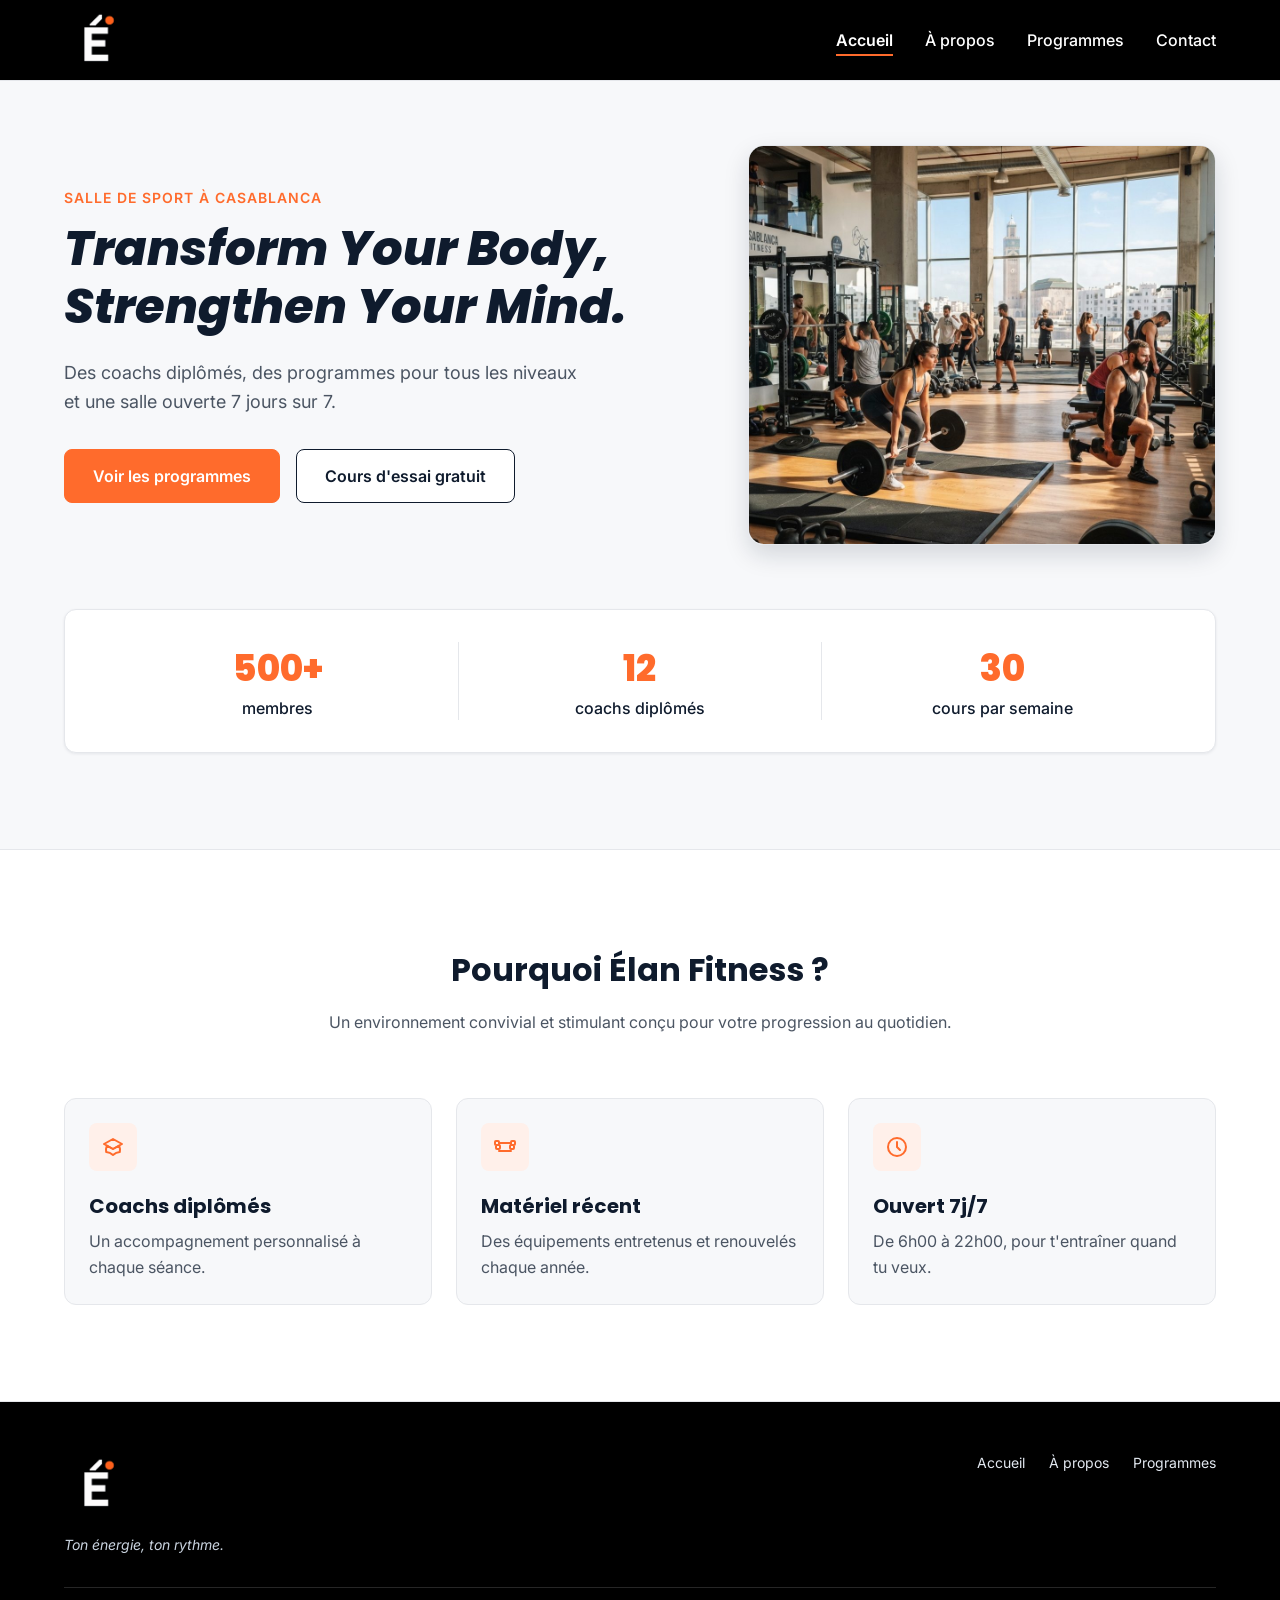
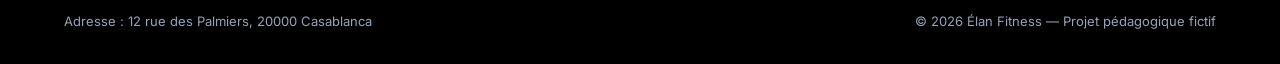
<file: index.html>
<!DOCTYPE html>
<html lang="fr">
<head>
  <meta charset="UTF-8">
  <meta name="viewport" content="width=device-width, initial-scale=1">
  <meta name="description" content="Élan Fitness, salle de sport à Casablanca : musculation, yoga, cardio et boxe fitness avec des coachs diplômés. Réservez votre cours d'essai gratuit.">
  <meta name="keywords" content="salle de sport, Casablanca, fitness, musculation, yoga, cardio, boxe">
  <meta name="author" content="Élan Fitness">

  <!-- favicon -->
  <link rel="apple-touch-icon" sizes="180x180" href="img/favicon/apple-touch-icon.png">
  <link rel="icon" type="image/png" sizes="32x32" href="/img/favicon/favicon-32x32.png">
  <link rel="icon" type="image/png" sizes="16x16" href="img/favicon/favicon-16x16.png">
  <link rel="manifest" href="img/favicon/site.webmanifest">

  <title>Élan Fitness | Salle de sport à Casablanca</title>

  <link rel="preconnect" href="https://fonts.googleapis.com">
  <link rel="preconnect" href="https://fonts.gstatic.com" crossorigin>
  <link href="https://fonts.googleapis.com/css2?family=Inter:wght@400;500;600&family=Poppins:wght@600;700;800&display=swap" rel="stylesheet">

  <link rel="stylesheet" href="style.css">
</head>

<body>

  <header class="en-tete">
    <div class="conteneur en-tete-contenu">
      <a href="index.html" class="logo">
        <img src="img/logo.png" alt="Élan Fitness">
      </a>

      <nav aria-label="Navigation principale">
        <ul class="menu">
          <li><a href="index.html" class="lien-actif">Accueil</a></li>
          <li><a href="a-propos.html">À propos</a></li>
          <li><a href="programmes.html">Programmes</a></li>
          <li><a href="contact.html">Contact</a></li>
        </ul>
      </nav>
    </div>
  </header>

  <main>

    <section id="accueil" class="hero">
      <div class="conteneur">

        <div class="hero-contenu">
          <div class="hero-texte">
            <p class="sur-titre">Salle de sport à Casablanca</p>
            <h1><em>Transform Your Body, Strengthen Your Mind.</em></h1>
            <p class="hero-description">
              Des coachs diplômés, des programmes pour tous les niveaux et une salle ouverte 7 jours sur 7.
            </p>
            <div class="boutons">
              <a href="programmes.html" class="bouton bouton-principal">Voir les programmes</a>
              <a href="contact.html" class="bouton bouton-secondaire">Cours d'essai gratuit</a>
            </div>
          </div>

          <img class="hero-image" src="img/hero.jpg" alt="Des personnes s'entraînent dans une salle de sport lumineuse à Casablanca">
        </div>

        <div class="chiffres">
          <div class="chiffre">
            <p class="chiffre-nombre">500+</p>
            <p>membres</p>
          </div>
          <div class="chiffre">
            <p class="chiffre-nombre">12</p>
            <p>coachs diplômés</p>
          </div>
          <div class="chiffre">
            <p class="chiffre-nombre">30</p>
            <p>cours par semaine</p>
          </div>
        </div>

      </div>
    </section>

    <section class="section section-blanche">
      <div class="conteneur">

        <div class="section-titre">
          <h2>Pourquoi Élan Fitness ?</h2>
          <p>Un environnement convivial et stimulant conçu pour votre progression au quotidien.</p>
        </div>

        <div class="cartes">
          <article class="carte carte-avantage">
            <div class="icone"><img src="img/icone-coach.svg" alt=""></div>
            <h3>Coachs diplômés</h3>
            <p>Un accompagnement personnalisé à chaque séance.</p>
          </article>

          <article class="carte carte-avantage">
            <div class="icone"><img src="img/icone-materiel.svg" alt=""></div>
            <h3>Matériel récent</h3>
            <p>Des équipements entretenus et renouvelés chaque année.</p>
          </article>

          <article class="carte carte-avantage">
            <div class="icone"><img src="img/icone-horloge.svg" alt=""></div>
            <h3>Ouvert 7j/7</h3>
            <p>De 6h00 à 22h00, pour t'entraîner quand tu veux.</p>
          </article>
        </div>

      </div>
    </section>

  </main>

  <footer class="pied-de-page">
    <div class="conteneur">

      <div class="pied-haut">
        <div>
          <p class="logo logo-clair"><img src="img/logo.png" alt="Élan Fitness"></p>
          <p class="slogan">Ton énergie, ton rythme.</p>
        </div>

        <nav aria-label="Navigation du pied de page">
          <ul class="menu menu-pied">
            <li><a href="index.html">Accueil</a></li>
            <li><a href="a-propos.html">À propos</a></li>
            <li><a href="programmes.html">Programmes</a></li>
          </ul>
        </nav>
      </div>

      <div class="pied-bas">
        <p>Adresse : 12 rue des Palmiers, 20000 Casablanca</p>
        <p>&copy; 2026 Élan Fitness — Projet pédagogique fictif</p>
      </div>

    </div>
  </footer>

</body>
</html>
</file>
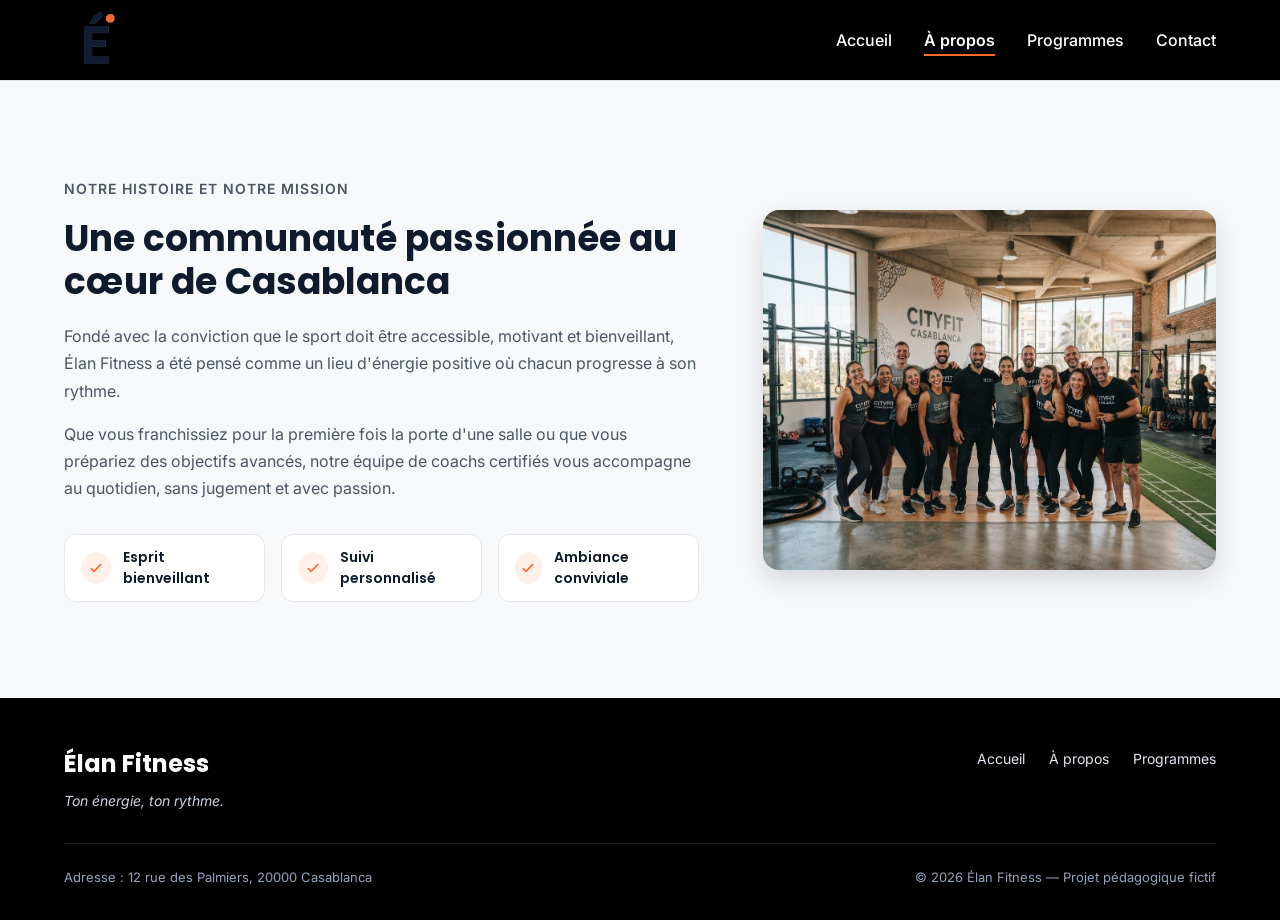
<file: A propos.html>
<!DOCTYPE html>
<html lang="fr">
<head>
    <meta charset="UTF-8">
    <meta name="viewport" content="width=device-width, initial-scale=1.0">

    <!-- favicon -->
    <link rel="apple-touch-icon" sizes="180x180" href="img/favicon/apple-touch-icon.png">
    <link rel="icon" type="image/png" sizes="32x32" href="/img/favicon/favicon-32x32.png">
    <link rel="icon" type="image/png" sizes="16x16" href="img/favicon/favicon-16x16.png">
    <link rel="manifest" href="img/favicon/site.webmanifest">

    <title>À propos | Élan Fitness</title>
    <link rel="preconnect" href="https://fonts.googleapis.com">
    <link rel="preconnect" href="https://fonts.gstatic.com" crossorigin>
    <link href="https://fonts.googleapis.com/css2?family=Inter:wght@400;500;600&family=Poppins:wght@600;700;800&display=swap" rel="stylesheet">
    <link rel="stylesheet" href="style.css">
</head>
<body>

    <header class="en-tete">
    <div class="conteneur en-tete-contenu">
      <a href="index.html" class="logo">
        <img src="img/favicon/android-chrome-512x512.png" alt="Élan Fitness">
      </a>

      <nav aria-label="Navigation principale">
        <ul class="menu">
          <li><a href="index.html">Accueil</a></li>
          <li><a href="A propos.html" class="lien-actif">À propos</a></li>
          <li><a href="programmes.html">Programmes</a></li>
          <li><a href="contact.html">Contact</a></li>
        </ul>
      </nav>
    </div>
  </header>

   <section id="a-propos" class="section">
      <div class="conteneur apropos-contenu">

        <div class="apropos-texte">
          <p class="sur-titre">Notre histoire et notre mission</p>
          <h2>Une communauté passionnée au cœur de Casablanca</h2>
          <p>
            Fondé avec la conviction que le sport doit être accessible, motivant et bienveillant,
            Élan Fitness a été pensé comme un lieu d'énergie positive où chacun progresse à son rythme.
          </p>
          <p>
            Que vous franchissiez pour la première fois la porte d'une salle ou que vous prépariez des
            objectifs avancés, notre équipe de coachs certifiés vous accompagne au quotidien, sans
            jugement et avec passion.
          </p>

          <ul class="valeurs">
            <li class="valeur">
              <div class="icone icone-petite"><img src="img/icone-check.svg" alt=""></div>
              <span>Esprit bienveillant</span>
            </li>
            <li class="valeur">
              <div class="icone icone-petite"><img src="img/icone-check.svg" alt=""></div>
              <span>Suivi personnalisé</span>
            </li>
            <li class="valeur">
              <div class="icone icone-petite"><img src="img/icone-check.svg" alt=""></div>
              <span>Ambiance conviviale</span>
            </li>
          </ul>
        </div>

        <img class="apropos-image" src="img/equipe.jpg" alt="L'équipe de coachs d'Élan Fitness réunie dans la salle">

      </div>
    </section>

     <footer class="pied-de-page">
    <div class="conteneur">

      <div class="pied-haut">
        <div>
          <p class="logo logo-clair">Élan Fitness</p>
          <p class="slogan">Ton énergie, ton rythme.</p>
        </div>

        <nav aria-label="Navigation du pied de page">
          <ul class="menu menu-pied">
            <li><a href="index.html">Accueil</a></li>
            <li><a href="A propos.html">À propos</a></li>
            <li><a href="programmes.html">Programmes</a></li>
          </ul>
        </nav>
      </div>

      <div class="pied-bas">
        <p>Adresse : 12 rue des Palmiers, 20000 Casablanca</p>
        <p>&copy; 2026 Élan Fitness — Projet pédagogique fictif</p>
      </div>

    </div>
  </footer>

</body>
</html>
</file>
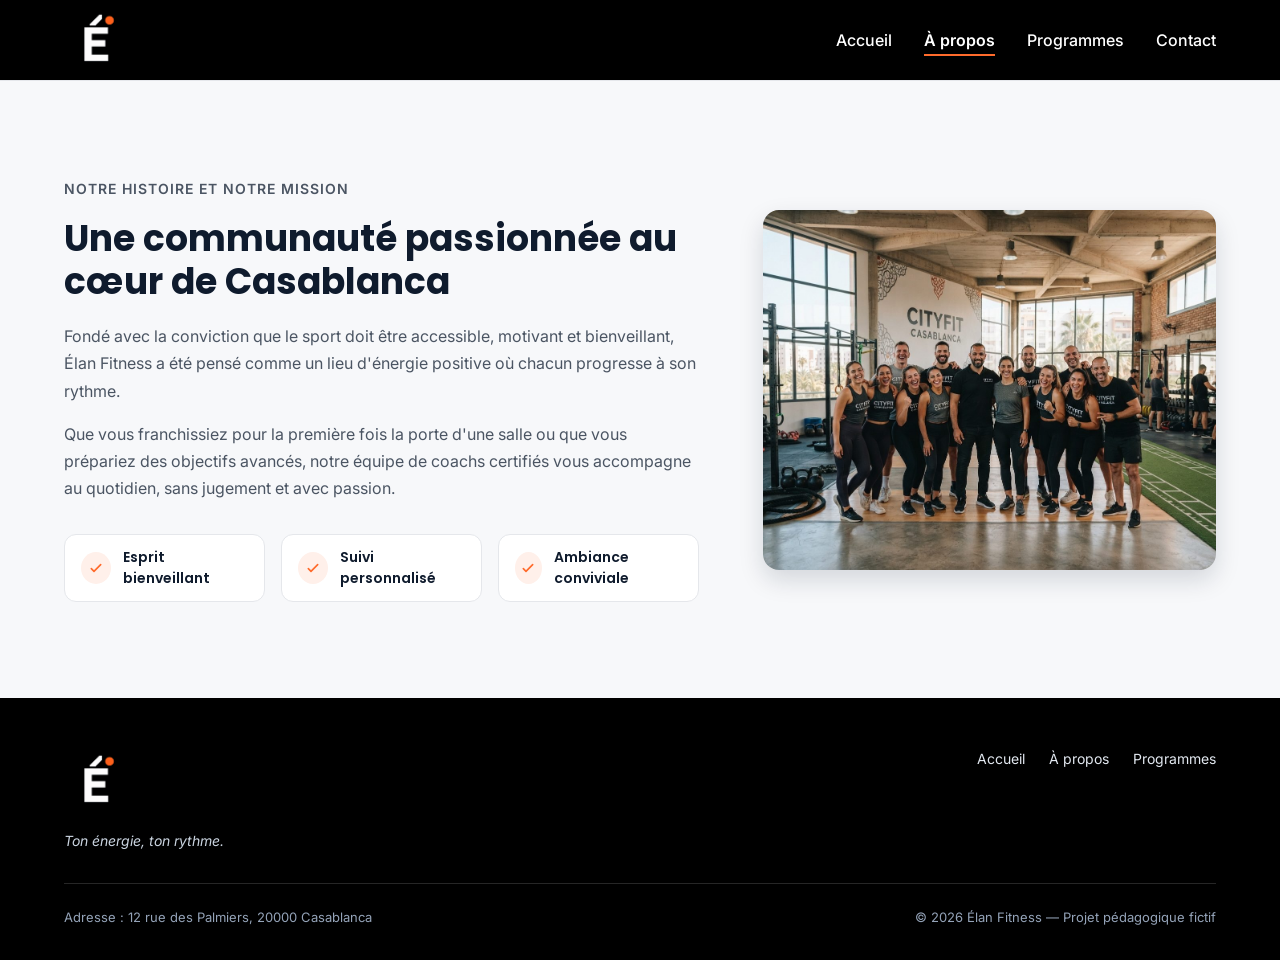
<file: a-propos.html>
<!DOCTYPE html>
<html lang="fr">
<head>
    <meta charset="UTF-8">
    <meta name="viewport" content="width=device-width, initial-scale=1.0">

    <!-- favicon -->
    <link rel="apple-touch-icon" sizes="180x180" href="img/favicon/apple-touch-icon.png">
    <link rel="icon" type="image/png" sizes="32x32" href="/img/favicon/favicon-32x32.png">
    <link rel="icon" type="image/png" sizes="16x16" href="img/favicon/favicon-16x16.png">
    <link rel="manifest" href="img/favicon/site.webmanifest">

    <title>À propos | Élan Fitness</title>
    <link rel="preconnect" href="https://fonts.googleapis.com">
    <link rel="preconnect" href="https://fonts.gstatic.com" crossorigin>
    <link href="https://fonts.googleapis.com/css2?family=Inter:wght@400;500;600&family=Poppins:wght@600;700;800&display=swap" rel="stylesheet">
    <link rel="stylesheet" href="style.css">
</head>
<body>

    <header class="en-tete">
    <div class="conteneur en-tete-contenu">
      <a href="index.html" class="logo">
        <img src="img/logo.png" alt="Élan Fitness">
      </a>

      <nav aria-label="Navigation principale">
        <ul class="menu">
          <li><a href="index.html">Accueil</a></li>
          <li><a href="a-propos.html" class="lien-actif">À propos</a></li>
          <li><a href="programmes.html">Programmes</a></li>
          <li><a href="contact.html">Contact</a></li>
        </ul>
      </nav>
    </div>
  </header>

   <section id="a-propos" class="section">
      <div class="conteneur apropos-contenu">

        <div class="apropos-texte">
          <p class="sur-titre">Notre histoire et notre mission</p>
          <h2>Une communauté passionnée au cœur de Casablanca</h2>
          <p>
            Fondé avec la conviction que le sport doit être accessible, motivant et bienveillant,
            Élan Fitness a été pensé comme un lieu d'énergie positive où chacun progresse à son rythme.
          </p>
          <p>
            Que vous franchissiez pour la première fois la porte d'une salle ou que vous prépariez des
            objectifs avancés, notre équipe de coachs certifiés vous accompagne au quotidien, sans
            jugement et avec passion.
          </p>

          <ul class="valeurs">
            <li class="valeur">
              <div class="icone icone-petite"><img src="img/icone-check.svg" alt=""></div>
              <span>Esprit bienveillant</span>
            </li>
            <li class="valeur">
              <div class="icone icone-petite"><img src="img/icone-check.svg" alt=""></div>
              <span>Suivi personnalisé</span>
            </li>
            <li class="valeur">
              <div class="icone icone-petite"><img src="img/icone-check.svg" alt=""></div>
              <span>Ambiance conviviale</span>
            </li>
          </ul>
        </div>

        <img class="apropos-image" src="img/equipe.jpg" alt="L'équipe de coachs d'Élan Fitness réunie dans la salle">

      </div>
    </section>

     <footer class="pied-de-page">
    <div class="conteneur">

      <div class="pied-haut">
        <div>
          <p class="logo logo-clair"><img src="img/logo.png" alt="Élan Fitness"></p>
          <p class="slogan">Ton énergie, ton rythme.</p>
        </div>

        <nav aria-label="Navigation du pied de page">
          <ul class="menu menu-pied">
            <li><a href="index.html">Accueil</a></li>
            <li><a href="a-propos.html">À propos</a></li>
            <li><a href="programmes.html">Programmes</a></li>
          </ul>
        </nav>
      </div>

      <div class="pied-bas">
        <p>Adresse : 12 rue des Palmiers, 20000 Casablanca</p>
        <p>&copy; 2026 Élan Fitness — Projet pédagogique fictif</p>
      </div>

    </div>
  </footer>

</body>
</html>
</file>
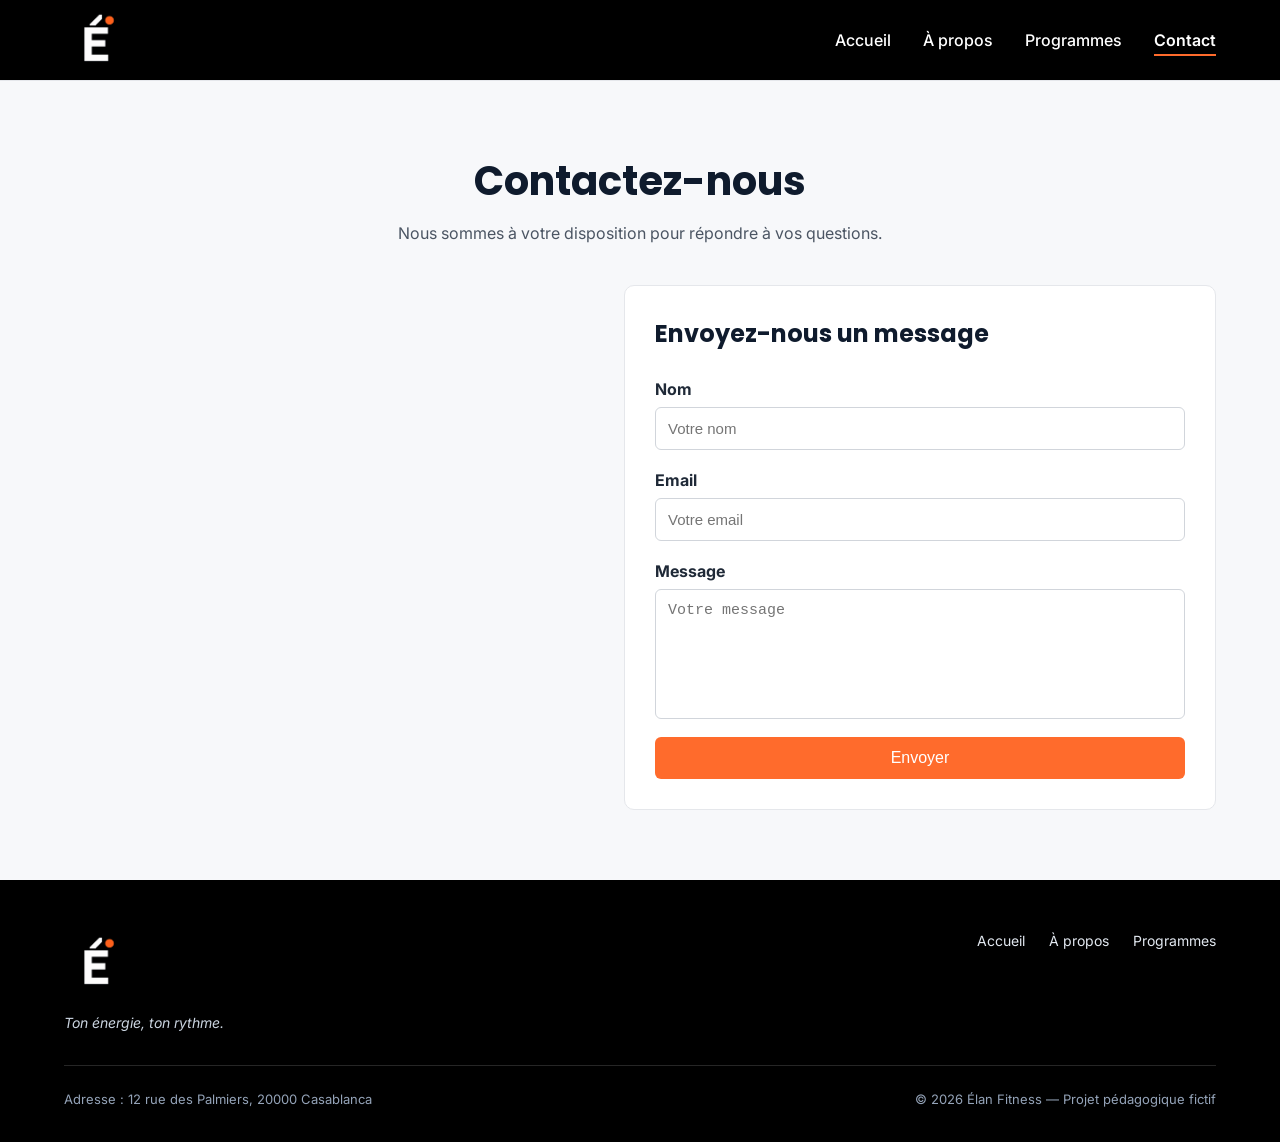
<file: contact.html>
<!DOCTYPE html>
<html lang="fr">
<head>
    <meta charset="UTF-8">
    <meta name="viewport" content="width=device-width, initial-scale=1">

    <!-- favicon -->
    <link rel="apple-touch-icon" sizes="180x180" href="img/favicon/apple-touch-icon.png">
    <link rel="icon" type="image/png" sizes="32x32" href="/img/favicon/favicon-32x32.png">
    <link rel="icon" type="image/png" sizes="16x16" href="img/favicon/favicon-16x16.png">
    <link rel="manifest" href="img/favicon/site.webmanifest">
    
    <title>Contact | Élan Fitness</title>
    <link rel="preconnect" href="https://fonts.googleapis.com">
    <link rel="preconnect" href="https://fonts.gstatic.com" crossorigin>
    <link href="https://fonts.googleapis.com/css2?family=Inter:wght@400;500;600&family=Poppins:wght@600;700;800&display=swap" rel="stylesheet">
    <link rel="stylesheet" href="style.css">
</head>

<body>

<header class="en-tete">
    <div class="conteneur en-tete-contenu">
        <a href="index.html" class="logo">
        <img src="img/logo.png" alt="Élan Fitness">
      </a>

        <nav aria-label="Navigation principale">
            <ul class="menu">
                <li><a href="index.html">Accueil</a></li>
                <li><a href="a-propos.html">À propos</a></li>
                <li><a href="programmes.html">Programmes</a></li>
                <li><a href="contact.html" class="lien-actif">Contact</a></li>
            </ul>
        </nav>
    </div>
</header>

<main>

    <section class="contact">
        <div class="conteneur">

            <div class="titre">
                <h1>Contactez-nous</h1>
                <p>Nous sommes à votre disposition pour répondre à vos questions.</p>
            </div>

            <div class="contact-contenu">

                <div class="carte-map">
                    <iframe
                        src="https://www.google.com/maps?q=Safi,Morocco&output=embed"
                        allowfullscreen
                        loading="lazy">
                    </iframe>
                </div>

                <div class="formulaire">
                    <h2>Envoyez-nous un message</h2>

                    <form>
                        <label>Nom</label>
                        <input type="text" placeholder="Votre nom">

                        <label>Email</label>
                        <input type="email" placeholder="Votre email">

                        <label>Message</label>
                        <textarea placeholder="Votre message"></textarea>

                        <button type="submit">Envoyer</button>
                    </form>
                </div>

            </div>

        </div>
    </section>

</main>

 <footer class="pied-de-page">
    <div class="conteneur">

      <div class="pied-haut">
        <div>
          <p class="logo logo-clair"><img src="img/logo.png" alt="Élan Fitness"></p>
          <p class="slogan">Ton énergie, ton rythme.</p>
        </div>

        <nav aria-label="Navigation du pied de page">
          <ul class="menu menu-pied">
            <li><a href="index.html">Accueil</a></li>
            <li><a href="a-propos.html">À propos</a></li>
            <li><a href="programmes.html">Programmes</a></li>
          </ul>
        </nav>
      </div>

      <div class="pied-bas">
        <p>Adresse : 12 rue des Palmiers, 20000 Casablanca</p>
        <p>&copy; 2026 Élan Fitness — Projet pédagogique fictif</p>
      </div>

    </div>
  </footer>

</body>
</html>
</file>
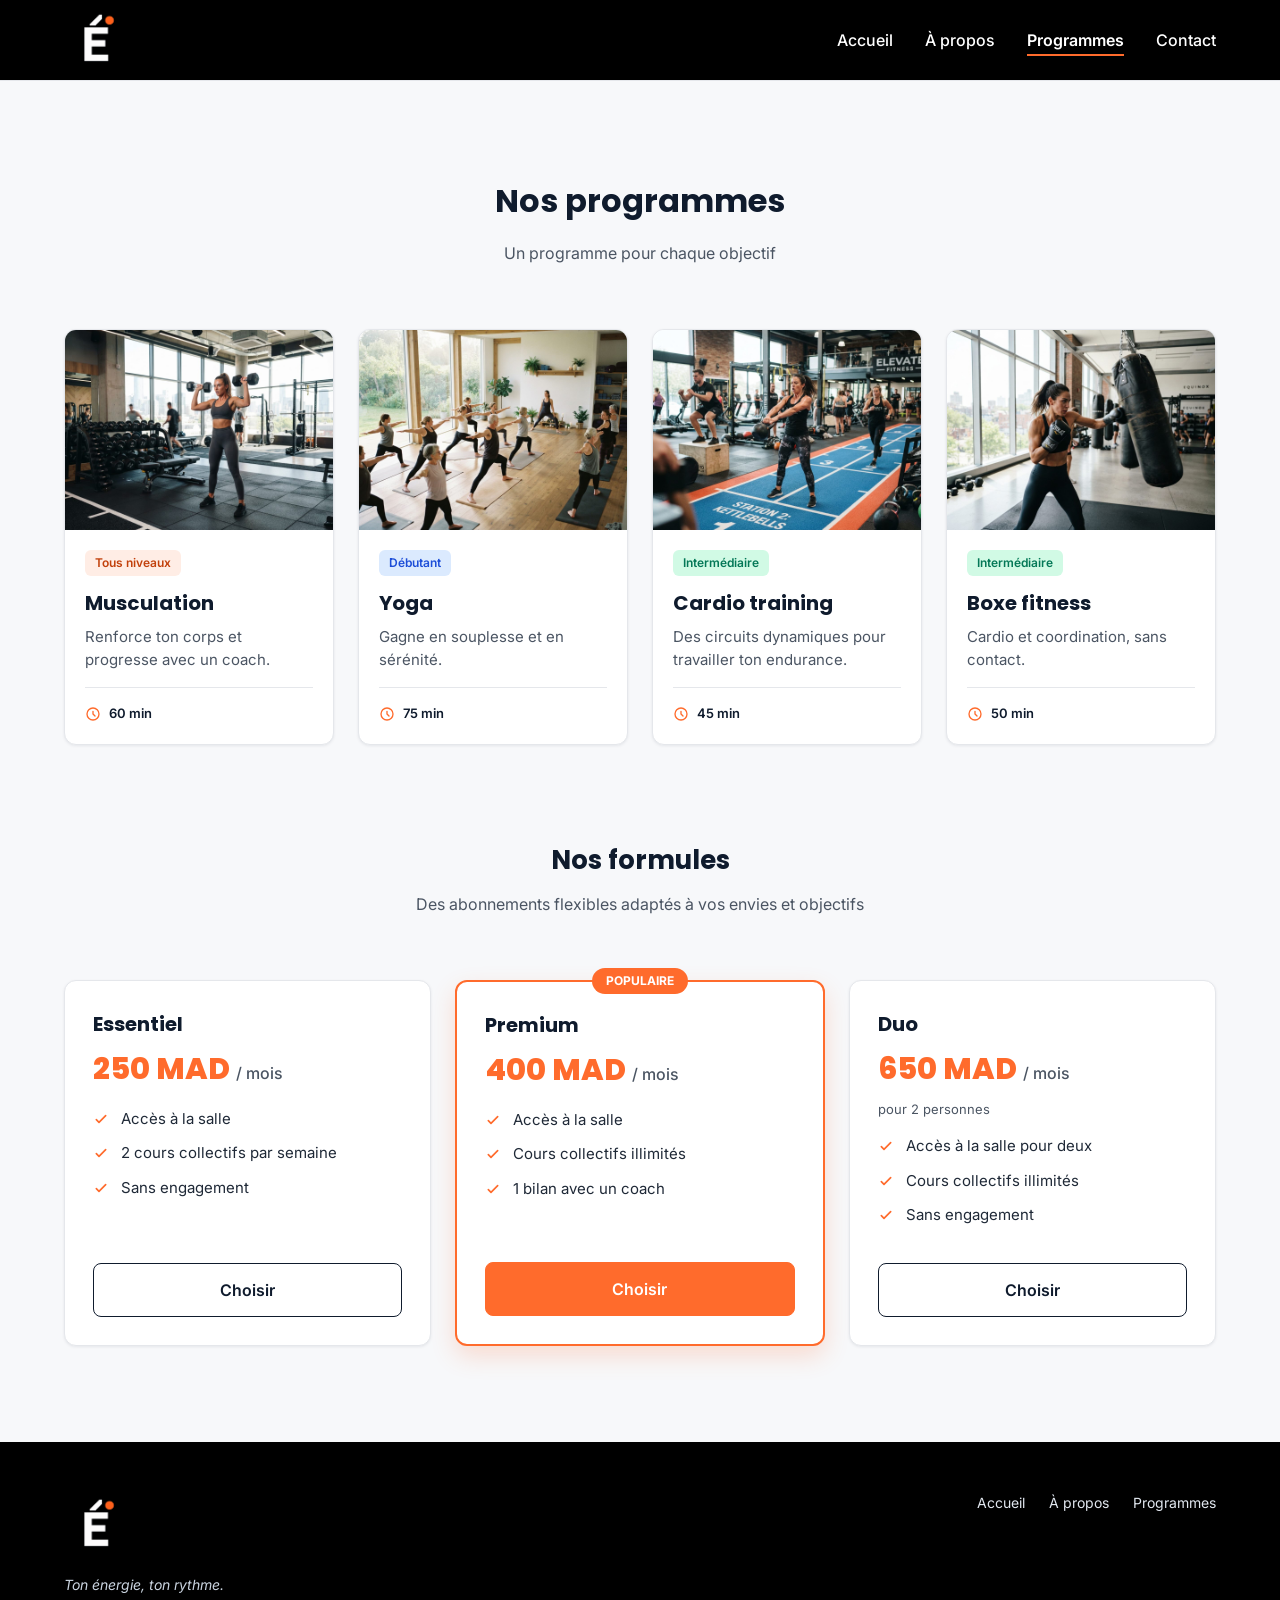
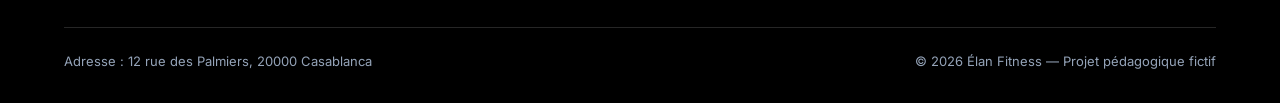
<file: programmes.html>
<!DOCTYPE html>
<html lang="fr">
<head>
    <meta charset="UTF-8">
    <meta name="viewport" content="width=device-width, initial-scale=1.0">

    <!-- favicon -->
    <link rel="apple-touch-icon" sizes="180x180" href="img/favicon/apple-touch-icon.png">
    <link rel="icon" type="image/png" sizes="32x32" href="/img/favicon/favicon-32x32.png">
    <link rel="icon" type="image/png" sizes="16x16" href="img/favicon/favicon-16x16.png">
    <link rel="manifest" href="img/favicon/site.webmanifest">

    <title>Programmes | Élan Fitness</title>
    <link rel="preconnect" href="https://fonts.googleapis.com">
    <link rel="preconnect" href="https://fonts.gstatic.com" crossorigin>
    <link href="https://fonts.googleapis.com/css2?family=Inter:wght@400;500;600&family=Poppins:wght@600;700;800&display=swap" rel="stylesheet">
    <link rel="stylesheet" href="style.css">
</head>
<body>

    <header class="en-tete">
    <div class="conteneur en-tete-contenu">
      <a href="index.html" class="logo">
        <img src="img/logo.png" alt="Élan Fitness">
      </a>

      <nav aria-label="Navigation principale">
        <ul class="menu">
          <li><a href="index.html">Accueil</a></li>
          <li><a href="a-propos.html">À propos</a></li>
          <li><a href="programmes.html" class="lien-actif">Programmes</a></li>
          <li><a href="contact.html">Contact</a></li>
        </ul>
      </nav>
    </div>
  </header>

    <section id="programmes" class="section">
      <div class="conteneur">

        <div class="section-titre">
          <h2>Nos programmes</h2>
          <p>Un programme pour chaque objectif</p>
        </div>

        <div class="cartes">

          <article class="carte carte-programme">
            <img src="img/musculation.jpg" alt="Une sportive soulève des haltères dans l'espace musculation">
            <div class="programme-corps">
              <span class="etiquette etiquette-orange">Tous niveaux</span>
              <h3>Musculation</h3>
              <p>Renforce ton corps et progresse avec un coach.</p>
              <p class="duree"><img src="img/icone-duree.svg" alt="">60 min</p>
            </div>
          </article>

          <article class="carte carte-programme">
            <img src="img/yoga.jpg" alt="Un groupe pratique le yoga sur des tapis dans une salle lumineuse">
            <div class="programme-corps">
              <span class="etiquette etiquette-bleue">Débutant</span>
              <h3>Yoga</h3>
              <p>Gagne en souplesse et en sérénité.</p>
              <p class="duree"><img src="img/icone-duree.svg" alt="">75 min</p>
            </div>
          </article>

          <article class="carte carte-programme">
            <img src="img/cardio.jpg" alt="Des sportifs suivent un circuit de cardio training avec des kettlebells">
            <div class="programme-corps">
              <span class="etiquette etiquette-verte">Intermédiaire</span>
              <h3>Cardio training</h3>
              <p>Des circuits dynamiques pour travailler ton endurance.</p>
              <p class="duree"><img src="img/icone-duree.svg" alt="">45 min</p>
            </div>
          </article>

          <article class="carte carte-programme">
            <img src="img/boxe.jpg" alt="Une sportive frappe un sac de frappe pendant un cours de boxe fitness">
            <div class="programme-corps">
              <span class="etiquette etiquette-verte">Intermédiaire</span>
              <h3>Boxe fitness</h3>
              <p>Cardio et coordination, sans contact.</p>
              <p class="duree"><img src="img/icone-duree.svg" alt="">50 min</p>
            </div>
          </article>

        </div>

        <div class="formules">

          <div class="section-titre">
            <h3>Nos formules</h3>
            <p>Des abonnements flexibles adaptés à vos envies et objectifs</p>
          </div>

          <div class="cartes">

            <article class="carte formule">
              <h4>Essentiel</h4>
              <p class="prix">250 MAD <span>/ mois</span></p>
              <ul class="formule-liste">
                <li>Accès à la salle</li>
                <li>2 cours collectifs par semaine</li>
                <li>Sans engagement</li>
              </ul>
              <a href="contact.html" class="bouton bouton-secondaire">Choisir</a>
            </article>

            <article class="carte formule formule-populaire">
              <p class="badge-populaire">Populaire</p>
              <h4>Premium</h4>
              <p class="prix">400 MAD <span>/ mois</span></p>
              <ul class="formule-liste">
                <li>Accès à la salle</li>
                <li>Cours collectifs illimités</li>
                <li>1 bilan avec un coach</li>
              </ul>
              <a href="contact.html" class="bouton bouton-principal">Choisir</a>
            </article>

            <article class="carte formule">
              <h4>Duo</h4>
              <p class="prix">650 MAD <span>/ mois</span></p>
              <p class="prix-note">pour 2 personnes</p>
              <ul class="formule-liste">
                <li>Accès à la salle pour deux</li>
                <li>Cours collectifs illimités</li>
                <li>Sans engagement</li>
              </ul>
              <a href="contact.html" class="bouton bouton-secondaire">Choisir</a>
            </article>

          </div>
        </div>

      </div>
    </section>

     <footer class="pied-de-page">
    <div class="conteneur">

      <div class="pied-haut">
        <div>
          <p class="logo logo-clair"><img src="img/logo.png" alt="Élan Fitness"></p>
          <p class="slogan">Ton énergie, ton rythme.</p>
        </div>

        <nav aria-label="Navigation du pied de page">
          <ul class="menu menu-pied">
            <li><a href="index.html">Accueil</a></li>
            <li><a href="a-propos.html">À propos</a></li>
            <li><a href="programmes.html">Programmes</a></li>
          </ul>
        </nav>
      </div>

      <div class="pied-bas">
        <p>Adresse : 12 rue des Palmiers, 20000 Casablanca</p>
        <p>&copy; 2026 Élan Fitness — Projet pédagogique fictif</p>
      </div>

    </div>
  </footer>

</body>
</html>
</file>
<file: style.css>
* {
  box-sizing: border-box;
  margin: 0;
  padding: 0;
}

html {
  scroll-behavior: smooth;
}

body {
  font-family: 'Inter', Arial, sans-serif;
  font-size: 16px;
  line-height: 1.5;
  color: #1F2937;
  background-color: #F7F8FA;
}

h1, h2, h3, h4 {
  font-family: 'Poppins', Arial, sans-serif;
  color: #0F1B2D;
}

a {
  color: inherit;
  text-decoration: none;
}

ul {
  list-style: none;
}

img {
  display: block;
  max-width: 100%;
}

a:focus-visible,
button:focus-visible {
  outline: 3px solid #FF6B2C;
  outline-offset: 2px;
}

.conteneur {
  width: 100%;
  max-width: 1200px;
  margin: 0 auto;
  padding: 0 24px;
}

.section {
  padding: 96px 0;
}

.section-blanche {
  background-color: #FFFFFF;
  border-top: 1px solid #E5E7EB;
  border-bottom: 1px solid #E5E7EB;
}

.section-titre {
  max-width: 640px;
  margin: 0 auto 64px;
  text-align: center;
}

.section-titre h2 {
  font-size: 32px;
  margin-bottom: 16px;
}

.section-titre h3 {
  font-size: 26px;
  margin-bottom: 12px;
}

.section-titre p {
  color: #4B5563;
}

.sur-titre {
  font-size: 14px;
  font-weight: 600;
  color: #FF6B2C;
  text-transform: uppercase;
  letter-spacing: 1px;
  margin-bottom: 12px;
}

.bouton {
  display: inline-block;
  padding: 14px 28px;
  border-radius: 8px;
  font-size: 16px;
  font-weight: 600;
  text-align: center;
  cursor: pointer;
}

.bouton-principal {
  background-color: #FF6B2C;
  border: 1px solid #FF6B2C;
  color: #FFFFFF;
}

.bouton-principal:hover {
  background-color: #F05817;
}

.bouton-secondaire {
  background-color: #FFFFFF;
  border: 1px solid #0F1B2D;
  color: #0F1B2D;
}

.bouton-secondaire:hover {
  background-color: #F3F4F6;
}

.cartes {
  display: flex;
  gap: 24px;
}

.carte {
  flex: 1;
  background-color: #FFFFFF;
  border: 1px solid #E5E7EB;
  border-radius: 12px;
  box-shadow: 0 1px 3px rgba(15, 27, 45, 0.08);
}

.icone {
  width: 48px;
  height: 48px;
  background-color: #FFF0EA;
  border-radius: 8px;
  display: flex;
  align-items: center;
  justify-content: center;
}

.icone img {
  width: 24px;
  height: 24px;
}

.icone-petite {
  width: 32px;
  height: 32px;
  border-radius: 50%;
}

.icone-petite img {
  width: 16px;
  height: 16px;
}

.en-tete {
  position: sticky;
  top: 0;
  z-index: 10;
  background-color: #000000;
  border-bottom: 1px solid #E5E7EB;
}

.en-tete-contenu {
  height: 80px;
  display: flex;
  align-items: center;
  justify-content: space-between;
}

.logo {
  display: flex;
  align-items: center;
  font-family: 'Poppins', Arial, sans-serif;
  font-size: 24px;
  font-weight: 700;
  color: #0F1B2D;
}


.menu {
  display: flex;
  gap: 32px;
}

.menu a {
  font-weight: 500;
  padding-bottom: 4px;
  border-bottom: 2px solid transparent;
  color: #FFFFFF;
}

.menu a:hover {
  color: #FF6B2C;
}

.menu .lien-actif {
  color: #FFFFFF;
  font-weight: 600;
  border-bottom-color: #FF6B2C;
}

.hero {
  padding: 64px 0 96px;
}



.hero-contenu {
  display: flex;
  align-items: center;
  gap: 32px;
}

.hero-texte {
  flex: 7;
}

.hero-texte h1 {
  font-size: 48px;
  font-weight: 800;
  line-height: 1.2;
  margin-bottom: 24px;
}

.hero-description {
  max-width: 520px;
  font-size: 18px;
  line-height: 1.6;
  color: #4B5563;
  margin-bottom: 32px;
}

.boutons {
  display: flex;
  flex-wrap: wrap;
  gap: 16px;
}

.hero-image {
  flex: 5;
  min-width: 0;
  height: 400px;
  object-fit: cover;
  border-radius: 16px;
  border: 1px solid #E5E7EB;
  box-shadow: 0 10px 25px rgba(15, 27, 45, 0.15);
}

.chiffres {
  display: flex;
  margin-top: 64px;
  padding: 32px;
  background-color: #FFFFFF;
  border: 1px solid #E5E7EB;
  border-radius: 12px;
  box-shadow: 0 1px 3px rgba(15, 27, 45, 0.08);
}

.chiffre {
  flex: 1;
  text-align: center;
  font-weight: 500;
  color: #0F1B2D;
}

.chiffre + .chiffre {
  border-left: 1px solid #E5E7EB;
}

.chiffre-nombre {
  font-family: 'Poppins', Arial, sans-serif;
  font-size: 36px;
  font-weight: 800;
  color: #FF6B2C;
}

.carte-avantage {
  padding: 24px;
  background-color: #F7F8FA;
  box-shadow: none;
}

.carte-avantage .icone {
  margin-bottom: 20px;
}

.carte-avantage h3 {
  font-size: 20px;
  margin-bottom: 8px;
}

.carte-avantage p {
  color: #4B5563;
  line-height: 1.6;
}

.apropos-contenu {
  display: flex;
  align-items: center;
  gap: 64px;
}

.apropos-texte {
  flex: 7;
}

.apropos-texte h2 {
  font-size: 36px;
  line-height: 1.2;
  margin-bottom: 20px;
}

.apropos-texte p {
  color: #4B5563;
  line-height: 1.7;
  margin-bottom: 16px;
}

.valeurs {
  display: flex;
  gap: 16px;
  margin-top: 32px;
}

.valeur {
  flex: 1;
  display: flex;
  align-items: center;
  gap: 12px;
  padding: 12px 16px;
  background-color: #FFFFFF;
  border: 1px solid #E5E7EB;
  border-radius: 12px;
  font-family: 'Poppins', Arial, sans-serif;
  font-size: 14px;
  font-weight: 600;
  color: #0F1B2D;
}

.apropos-image {
  flex: 5;
  min-width: 0;
  height: 360px;
  object-fit: cover;
  border-radius: 16px;
  box-shadow: 0 10px 25px rgba(15, 27, 45, 0.15);
}

.carte-programme {
  display: flex;
  flex-direction: column;
  overflow: hidden;
}

.carte-programme > img {
  width: 100%;
  height: 200px;
  object-fit: cover;
}

.programme-corps {
  flex: 1;
  display: flex;
  flex-direction: column;
  padding: 20px;
}

.programme-corps h3 {
  font-size: 20px;
  margin-bottom: 8px;
}

.programme-corps p {
  font-size: 15px;
  color: #4B5563;
}

.etiquette {
  align-self: flex-start;
  padding: 4px 10px;
  margin-bottom: 12px;
  border-radius: 6px;
  font-size: 12px;
  font-weight: 600;
}

.etiquette-orange {
  background-color: #FFEDE5;
  color: #C2410C;
}

.etiquette-bleue {
  background-color: #DBEAFE;
  color: #1D4ED8;
}

.etiquette-verte {
  background-color: #D1FAE5;
  color: #047857;
}

.programme-corps .duree {
  display: flex;
  align-items: center;
  gap: 8px;
  margin-top: auto;
  padding-top: 16px;
  border-top: 1px solid #E5E7EB;
  font-size: 13px;
  font-weight: 600;
  color: #0F1B2D;
}

.programme-corps h3 + p {
  margin-bottom: 16px;
}

.duree img {
  width: 16px;
  height: 16px;
}

.formules {
  margin-top: 96px;
}

.formule {
  position: relative;
  display: flex;
  flex-direction: column;
  padding: 28px;
}

.formule h4 {
  font-size: 20px;
}

.prix {
  margin: 8px 0 16px;
  font-family: 'Poppins', Arial, sans-serif;
  font-size: 30px;
  font-weight: 800;
  color: #FF6B2C;
}

.prix span {
  font-family: 'Inter', Arial, sans-serif;
  font-size: 16px;
  font-weight: 500;
  color: #4B5563;
}

.prix-note {
  margin: -8px 0 16px;
  font-size: 13px;
  color: #4B5563;
}

.formule-liste {
  flex: 1;
  margin-bottom: 24px;
}

.formule-liste li {
  padding-left: 28px;
  margin-bottom: 12px;
  font-size: 15px;
  background-image: url('img/icone-check.svg');
  background-repeat: no-repeat;
  background-position: left center;
  background-size: 16px;
}

.formule .bouton {
  display: block;
}

.formule-populaire {
  border: 2px solid #FF6B2C;
  box-shadow: 0 10px 25px rgba(255, 107, 44, 0.2);
}

.badge-populaire {
  position: absolute;
  top: -14px;
  left: 50%;
  transform: translateX(-50%);
  padding: 4px 14px;
  background-color: #FF6B2C;
  border-radius: 999px;
  font-size: 12px;
  font-weight: 700;
  text-transform: uppercase;
  color: #FFFFFF;
}

.pied-de-page {
  padding: 48px 0 32px;
  background-color: #000000;
  color: #FFFFFF;
}

.pied-haut {
  display: flex;
  justify-content: space-between;
  align-items: flex-start;
  padding-bottom: 32px;
  border-bottom: 1px solid rgba(255, 255, 255, 0.15);
}

.logo-clair {
  color: #FFFFFF;
}

.slogan {
  margin-top: 8px;
  font-size: 14px;
  font-style: italic;
  color: #CBD5E1;
}

.menu-pied {
  gap: 24px;
}

.menu-pied a {
  font-size: 14px;
  font-weight: 400;
  color: #E2E8F0;
}

.pied-bas {
  display: flex;
  justify-content: space-between;
  margin-top: 24px;
  font-size: 13px;
  color: #94A3B8;
}
 
/* css for contact page */
.contact {
  padding: 70px 0;
}

.titre {
  text-align: center;
  margin-bottom: 40px;
}

.titre h1 {
  font-size: 40px;
  color: #0F1B2D;
  margin-bottom: 10px;
}

.titre p {
  color: #4B5563;
}

.contact-contenu {
  display: flex;
  gap: 30px;
}

.carte-map {
  flex: 1;
}

.carte-map iframe {
  width: 100%;
  height: 420px;
  border: 0;
  border-radius: 10px;
}

.formulaire {
  flex: 1;
  background: #FFFFFF;
  padding: 30px;
  border-radius: 10px;
  border: 1px solid #E5E7EB;
}

.formulaire h2 {
  margin-bottom: 25px;
  color: #0F1B2D;
}

form {
  display: flex;
  flex-direction: column;
}

label {
  margin-bottom: 6px;
  font-weight: bold;
}

input,
textarea {
  padding: 12px;
  margin-bottom: 18px;
  border: 1px solid #D1D5DB;
  border-radius: 6px;
  font-size: 15px;
}

textarea {
  height: 130px;
  resize: none;
}

button {
  padding: 12px;
  border: none;
  border-radius: 6px;
  background: #FF6B2C;
  color: #FFFFFF;
  font-size: 16px;
  cursor: pointer;
}

button:hover {
  background: #F05817;
}



.logo {
  display: inline-flex;
  align-items: center;
  text-decoration: none;
}

.logo img {
  height: 70px;        
  width: auto;         
  display: block;
}
</file>
